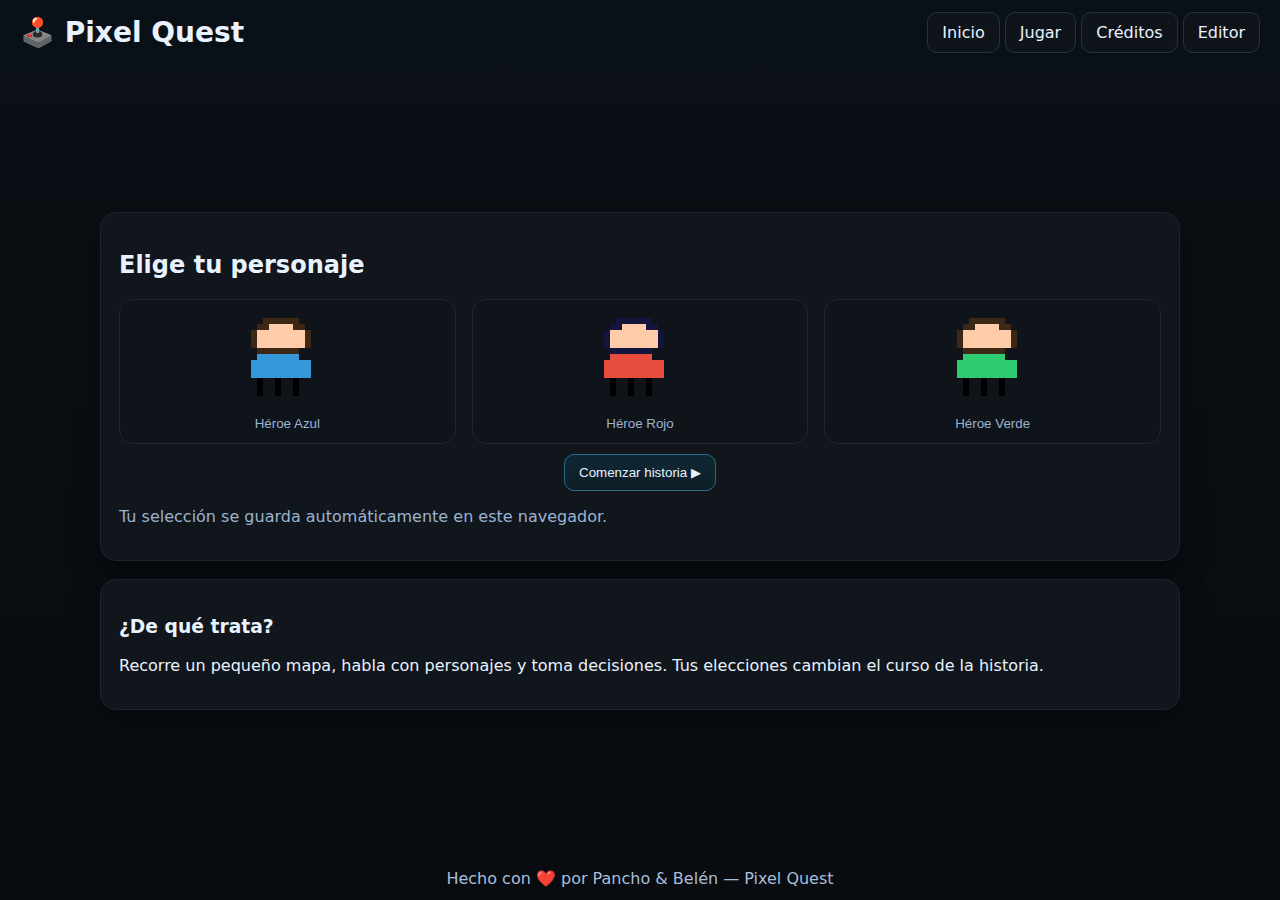
<file: index.html>
<!doctype html>
<html lang="es">
<head>
  <meta charset="utf-8">
  <meta name="viewport" content="width=device-width, initial-scale=1" />
  <title>Pixel Quest — Selector de Personaje</title>
  <meta name="theme-color" content="#0b0f14">
  <link rel="icon" href="favicon.ico">
  <link rel="preload" href="assets/style.css" as="style">
  <link rel="stylesheet" href="assets/style.css">
</head>
<body>
  <header class="top">
    <h1>🕹️ Pixel&nbsp;Quest</h1>
    <nav>
      <a href="index.html" class="btn">Inicio</a>
      <a href="game.html" class="btn">Jugar</a>
      <a href="credits.html" class="btn">Créditos</a>
    <a href="editor.html" class="btn">Editor</a></nav>
  </header>

  <main class="container">
    <section class="card">
      <h2>Elige tu personaje</h2>
      <div class="grid characters">
        <button class="char" data-id="hero_blue">
          <img src="assets/sprites/hero_blue.png" alt="Héroe Azul" />
          <span>Héroe Azul</span>
        </button>
        <button class="char" data-id="hero_red">
          <img src="assets/sprites/hero_red.png" alt="Héroe Rojo" />
          <span>Héroe Rojo</span>
        </button>
        <button class="char" data-id="hero_green">
          <img src="assets/sprites/hero_green.png" alt="Héroe Verde" />
          <span>Héroe Verde</span>
        </button>
      </div>
      <div class="actions">
        <button id="play" class="btn primary">Comenzar historia ▶</button>
      </div>
      <p class="hint">Tu selección se guarda automáticamente en este navegador.</p>
    </section>

    <section class="card">
      <h3>¿De qué trata?</h3>
      <p>
        Recorre un pequeño mapa, habla con personajes y toma decisiones.
        Tus elecciones cambian el curso de la historia.
      </p>
    </section>
  </main>

  <footer class="foot">Hecho con ❤️ por Pancho & Belén — Pixel Quest</footer>

  <script type="module" src="js/select.js"></script>
</body>
</html>
</file>
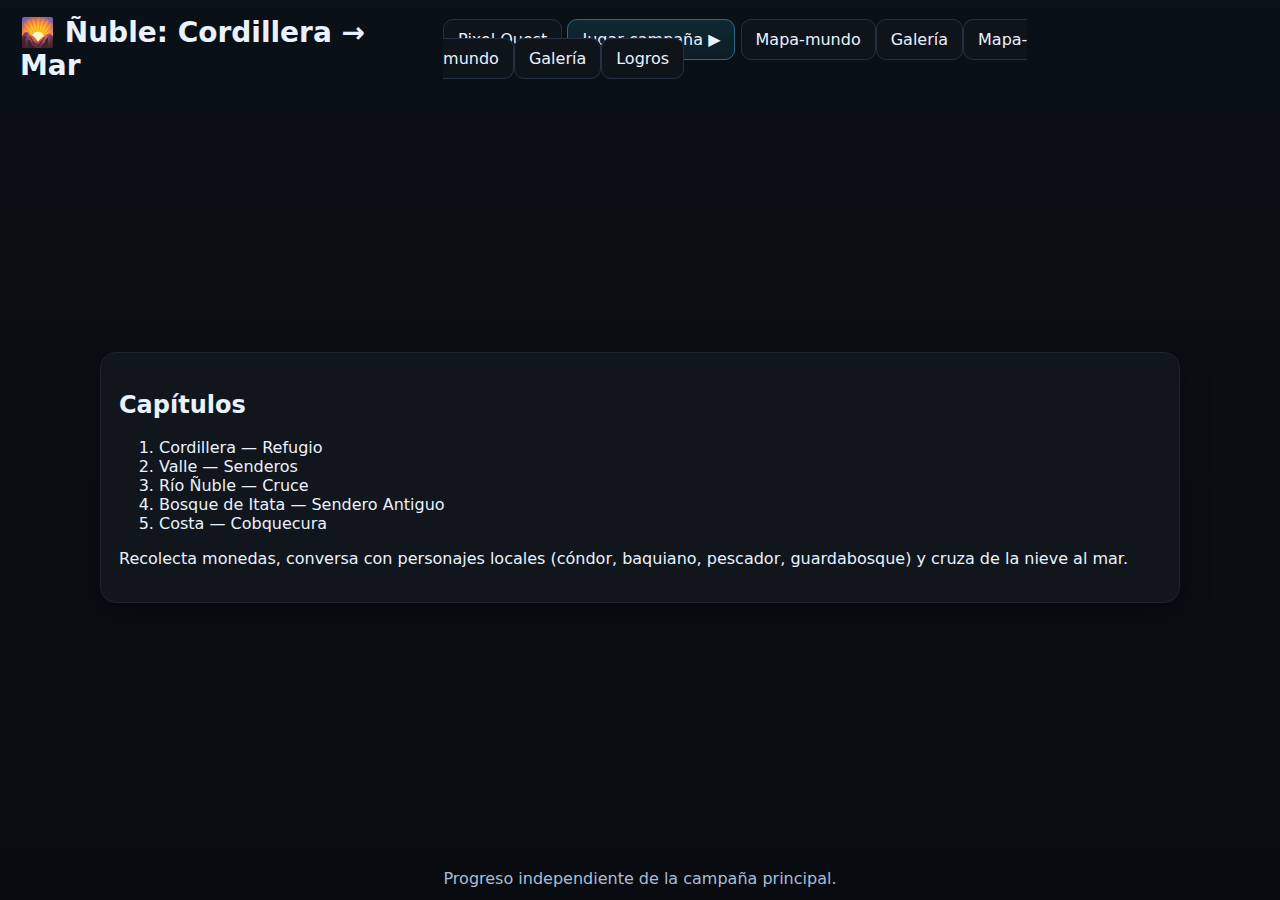
<file: andes/index.html>
<!doctype html>
<html lang="es">
<head>
  <meta charset="utf-8">
  <meta name="viewport" content="width=device-width, initial-scale=1" />
  <title>Ñuble: Cordillera → Mar — Campaña</title>
  <meta name="theme-color" content="#0b0f14">
  <link rel="icon" href="../favicon.ico">
  <link rel="stylesheet" href="../assets/style.css">
</head>
<body>
<header class="top colorful">
  <h1>🌄 Ñuble: Cordillera → Mar</h1>
  <nav>
    <a href="../index.html" class="btn">Pixel Quest</a>
    <a href="game.html" class="btn primary">Jugar campaña ▶</a>
  <a href="world.html" class="btn">Mapa-mundo</a><a href="gallery.html" class="btn">Galería</a><a href="world.html" class="btn">Mapa-mundo</a><a href="gallery.html" class="btn">Galería</a><a href="achievements.html" class="btn">Logros</a></nav>
</header>
<main class="container">
  <section class="card">
    <h2>Capítulos</h2>
    <ol>
      <li>Cordillera — Refugio</li>
      <li>Valle — Senderos</li>
      <li>Río Ñuble — Cruce</li>
      <li>Bosque de Itata — Sendero Antiguo</li>
      <li>Costa — Cobquecura</li>
    </ol>
    <p>Recolecta monedas, conversa con personajes locales (cóndor, baquiano, pescador, guardabosque) y cruza de la nieve al mar.</p>
  </section>
</main>
<footer class="foot">Progreso independiente de la campaña principal.</footer>
</body>
</html>
</file>
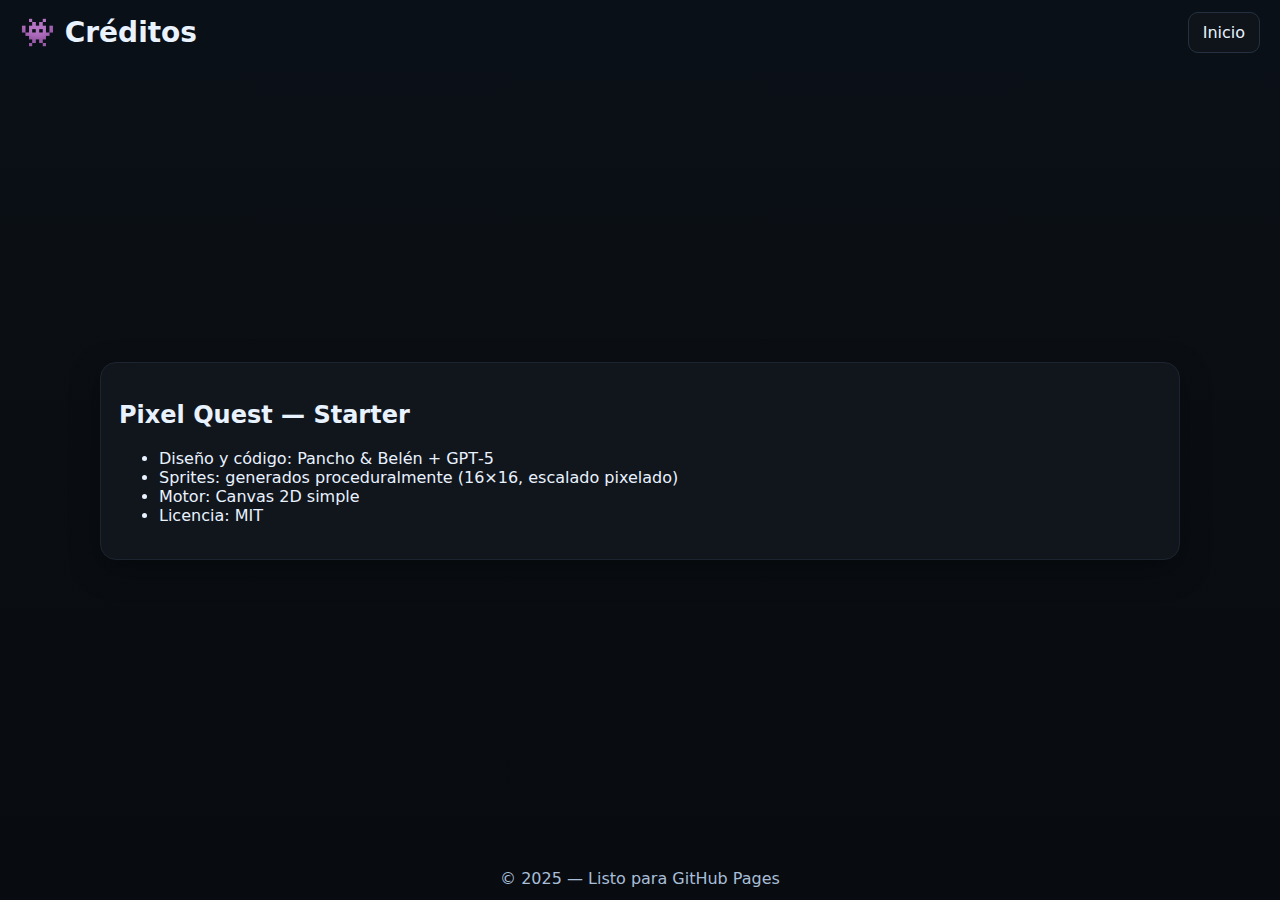
<file: credits.html>
<!doctype html>
<html lang="es">
<head>
  <meta charset="utf-8">
  <meta name="viewport" content="width=device-width, initial-scale=1" />
  <title>Créditos — Pixel Quest</title>
  <meta name="theme-color" content="#0b0f14">
  <link rel="icon" href="favicon.ico">
  <link rel="stylesheet" href="assets/style.css">
</head>
<body>
  <header class="top">
    <h1>👾 Créditos</h1>
    <nav><a href="index.html" class="btn">Inicio</a></nav>
  </header>
  <main class="container">
    <section class="card">
      <h2>Pixel Quest — Starter</h2>
      <ul>
        <li>Diseño y código: Pancho & Belén + GPT‑5</li>
        <li>Sprites: generados proceduralmente (16×16, escalado pixelado)</li>
        <li>Motor: Canvas 2D simple</li>
        <li>Licencia: MIT</li>
      </ul>
    </section>
  </main>
  <footer class="foot">© 2025 — Listo para GitHub Pages</footer>
</body>
</html>
</file>
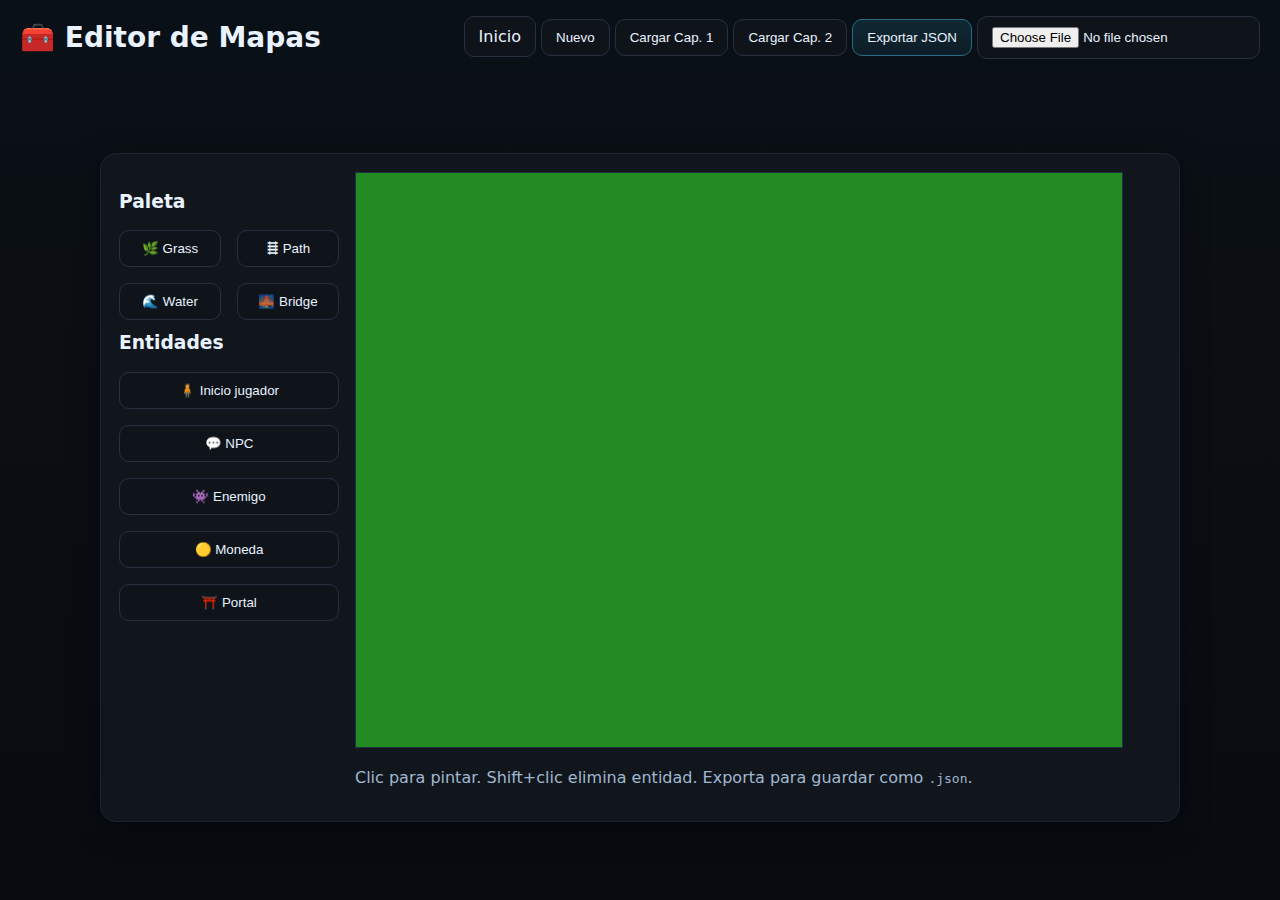
<file: editor.html>
<!doctype html>
<html lang="es">
<head>
  <meta charset="utf-8">
  <meta name="viewport" content="width=device-width, initial-scale=1" />
  <title>Pixel Quest — Editor de Mapas</title>
  <meta name="theme-color" content="#0b0f14">
  <link rel="icon" href="favicon.ico">
  <link rel="stylesheet" href="assets/style.css">
</head>
<body>
<header class="top">
  <h1>🧰 Editor de Mapas</h1>
  <nav>
    <a href="index.html" class="btn">Inicio</a>
    <button id="newMap" class="btn">Nuevo</button>
    <button id="loadCh1" class="btn">Cargar Cap. 1</button>
    <button id="loadCh2" class="btn">Cargar Cap. 2</button>
    <button id="export" class="btn primary">Exportar JSON</button>
    <input type="file" id="import" accept="application/json" class="btn" />
  </nav>
</header>
<main class="container">
  <section class="card">
    <div class="grid" style="grid-template-columns: 220px 1fr;">
      <div>
        <h3>Paleta</h3>
        <div class="grid" style="grid-template-columns: repeat(2,1fr)">
          <button class="btn tile" data-tile="0">🌿 Grass</button>
          <button class="btn tile" data-tile="1">🛤 Path</button>
          <button class="btn tile" data-tile="2">🌊 Water</button>
          <button class="btn tile" data-tile="3">🌉 Bridge</button>
        </div>
        <h3 style="margin-top:12px">Entidades</h3>
        <div class="grid" style="grid-template-columns: repeat(1,1fr)">
          <button class="btn ent" data-ent="playerStart">🧍 Inicio jugador</button>
          <button class="btn ent" data-ent="npc">💬 NPC</button>
          <button class="btn ent" data-ent="enemy">👾 Enemigo</button>
          <button class="btn ent" data-ent="coin">🟡 Moneda</button>
          <button class="btn ent" data-ent="portal">⛩️ Portal</button>
        </div>
      </div>
      <div>
        <canvas id="canvas" width="256" height="192" style="width:768px;height:576px;border:1px solid #203040;image-rendering:pixelated"></canvas>
        <p class="legend">Clic para pintar. Shift+clic elimina entidad. Exporta para guardar como <code>.json</code>.</p>
      </div>
    </div>
  </section>
</main>
<script type="module" src="js/editor.js"></script>
</body>
</html>
</file>
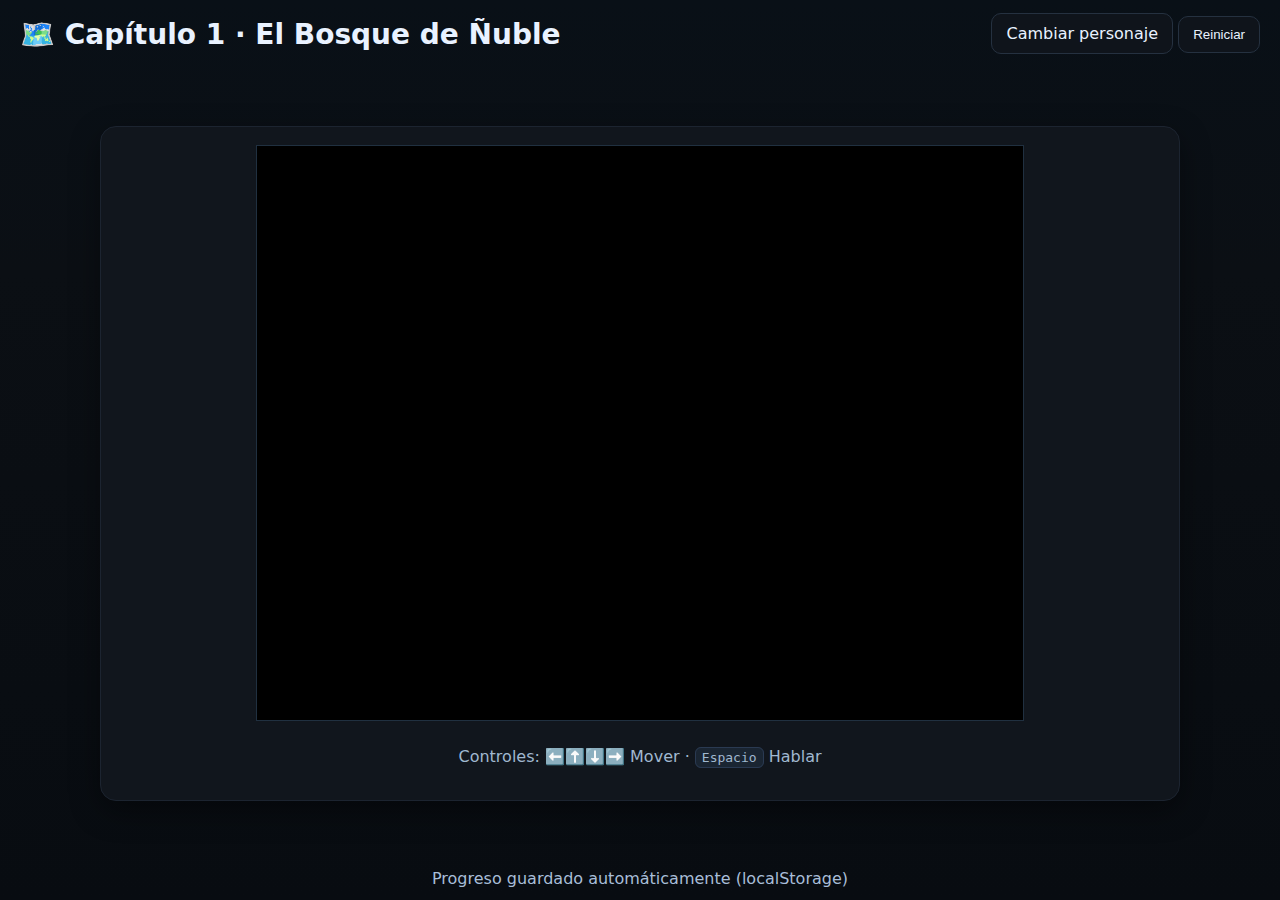
<file: game.html>
<!doctype html>
<html lang="es">
<head>
  <meta charset="utf-8">
  <meta name="viewport" content="width=device-width, initial-scale=1" />
  <title>Pixel Quest — Capítulo 1</title>
  <meta name="theme-color" content="#0b0f14">
  <link rel="icon" href="favicon.ico">
  <link rel="stylesheet" href="assets/style.css">
<link rel="manifest" href="manifest.webmanifest">
</head>
<body>
  <header class="top">
    <h1>🗺️ Capítulo 1 · El Bosque de Ñuble</h1>
    <nav>
      <a href="index.html" class="btn">Cambiar personaje</a>
      <button id="reset" class="btn">Reiniciar</button>
    </nav>
  </header>

  <main class="container">
    <section class="game-wrap card">
      <canvas id="game" width="256" height="192" aria-label="Mapa de juego"></canvas>
      <div id="dialog" class="dialog hidden" role="dialog" aria-live="polite">
        <p id="dialog-text"></p>
        <div id="choices" class="choices"></div>
      </div>
      <div class="legend">
        <p>Controles: ⬅️⬆️⬇️➡️ Mover · <kbd>Espacio</kbd> Hablar</p>
      </div>
    </section>
  </main>

  <footer class="foot">Progreso guardado automáticamente (localStorage)</footer>

  <script type="module" src="js/game.js"></script>
<script>if('serviceWorker' in navigator){navigator.serviceWorker.register('service-worker.js');}</script>
</body>
</html>
</file>
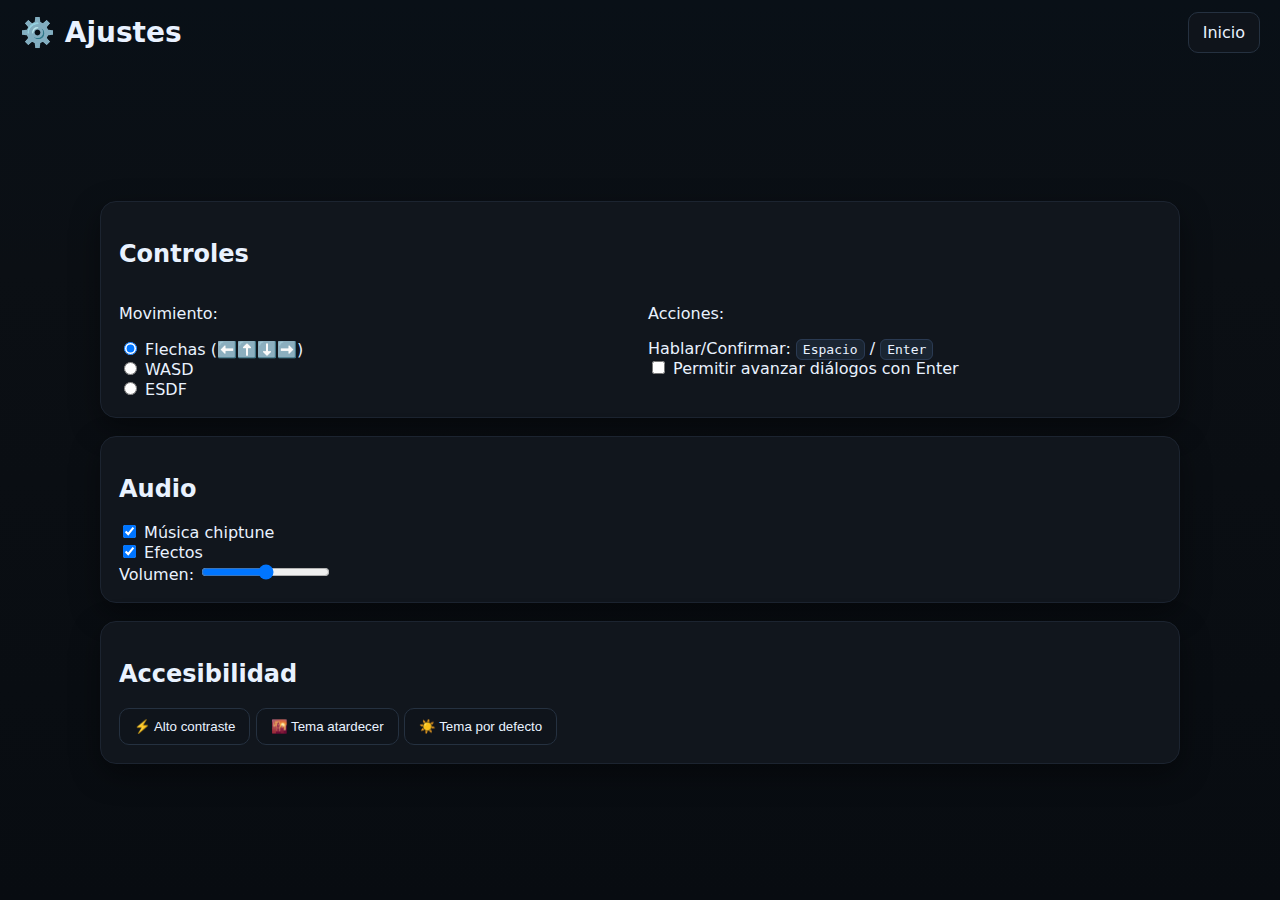
<file: settings.html>
<!doctype html>
<html lang="es">
<head>
  <meta charset="utf-8">
  <meta name="viewport" content="width=device-width, initial-scale=1" />
  <title>Ajustes — Pixel Quest v3</title>
  <meta name="theme-color" content="#0b0f14">
  <link rel="icon" href="favicon.ico">
  <link rel="stylesheet" href="assets/style.css">
<link rel="manifest" href="manifest.webmanifest">
</head>
<body>
<header class="top">
  <h1>⚙️ Ajustes</h1>
  <nav>
    <a href="index.html" class="btn">Inicio</a>
  </nav>
</header>
<main class="container">
  <section class="card">
    <h2>Controles</h2>
    <div class="grid" style="grid-template-columns:repeat(2,1fr)">
      <div>
        <p>Movimiento:</p>
        <label><input type="radio" name="layout" value="arrows"> Flechas (⬅️⬆️⬇️➡️)</label><br/>
        <label><input type="radio" name="layout" value="wasd"> WASD</label><br/>
        <label><input type="radio" name="layout" value="esdf"> ESDF</label>
      </div>
      <div>
        <p>Acciones:</p>
        <label>Hablar/Confirmar: <kbd>Espacio</kbd> / <kbd>Enter</kbd></label><br/>
        <label><input type="checkbox" id="enableEnter"> Permitir avanzar diálogos con Enter</label>
      </div>
    </div>
  </section>
  <section class="card">
    <h2>Audio</h2>
    <label><input type="checkbox" id="music"> Música chiptune</label><br/>
    <label><input type="checkbox" id="sfx"> Efectos</label><br/>
    <label>Volumen: <input type="range" id="volume" min="0" max="1" step="0.01"></label>
  </section>
  <section class="card">
    <h2>Accesibilidad</h2>
    <button id="contrast" class="btn">⚡ Alto contraste</button>
    <button id="sunset" class="btn">🌇 Tema atardecer</button>
    <button id="default" class="btn">☀️ Tema por defecto</button>
  </section>
</main>
<script type="module" src="js/settings.js"></script>
<script>if('serviceWorker' in navigator){navigator.serviceWorker.register('service-worker.js');}</script>
</body>
</html>
</file>
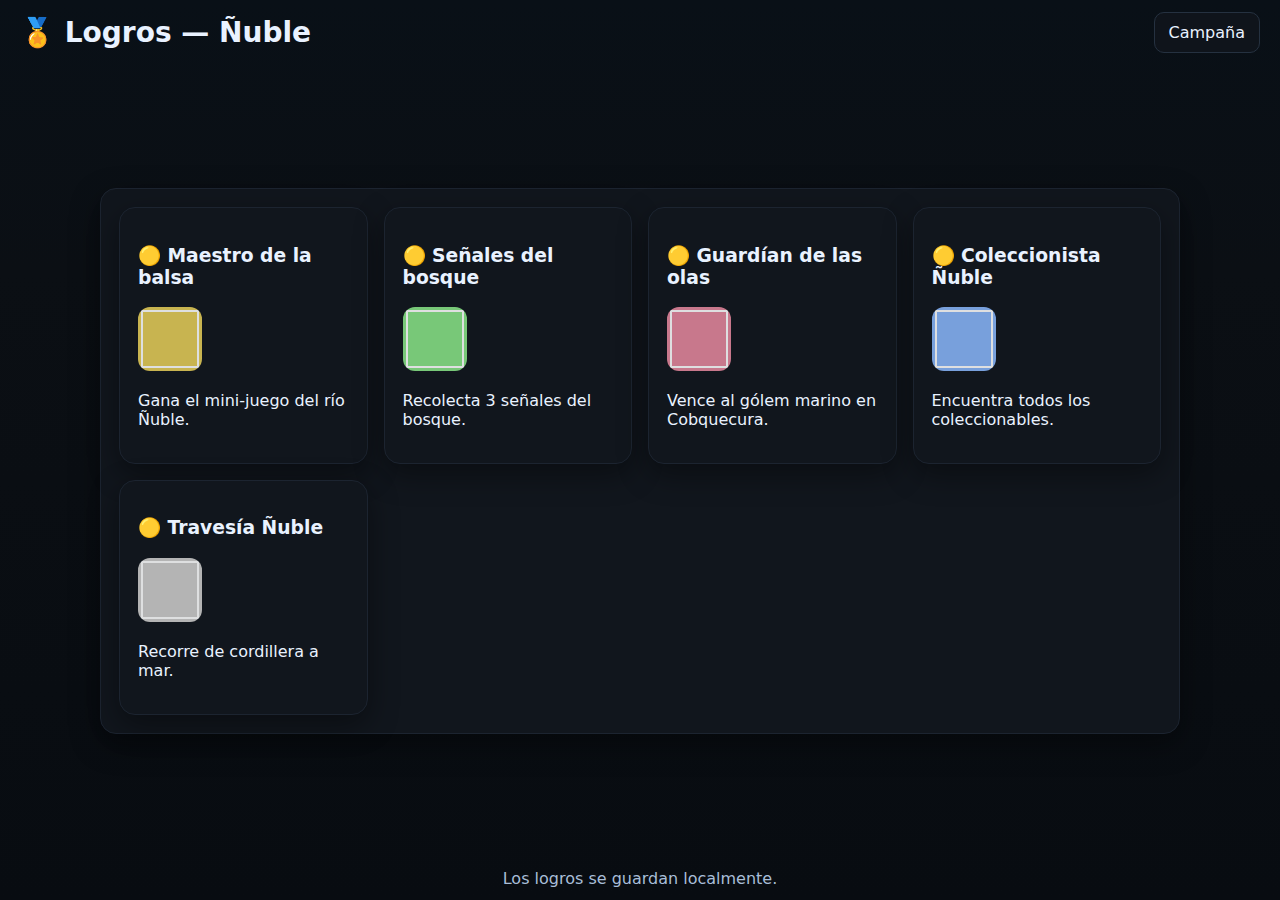
<file: andes/achievements.html>
<!doctype html>
<html lang="es">
<head>
  <meta charset="utf-8">
  <meta name="viewport" content="width=device-width, initial-scale=1" />
  <title>Logros — Ñuble</title>
  <meta name="theme-color" content="#0b0f14">
  <link rel="icon" href="../favicon.ico">
  <link rel="stylesheet" href="../assets/style.css">
</head>
<body>
<header class="top colorful">
  <h1>🏅 Logros — Ñuble</h1>
  <nav>
    <a href="index.html" class="btn">Campaña</a>
  </nav>
</header>
<main class="container">
  <section class="card">
    <div id="ach" class="grid" style="grid-template-columns:repeat(auto-fit,minmax(220px,1fr))"></div>
  </section>
</main>
<footer class="foot">Los logros se guardan localmente.</footer>
<script type="module" src="js/achievements.js"></script>
</body>
</html>
</file>
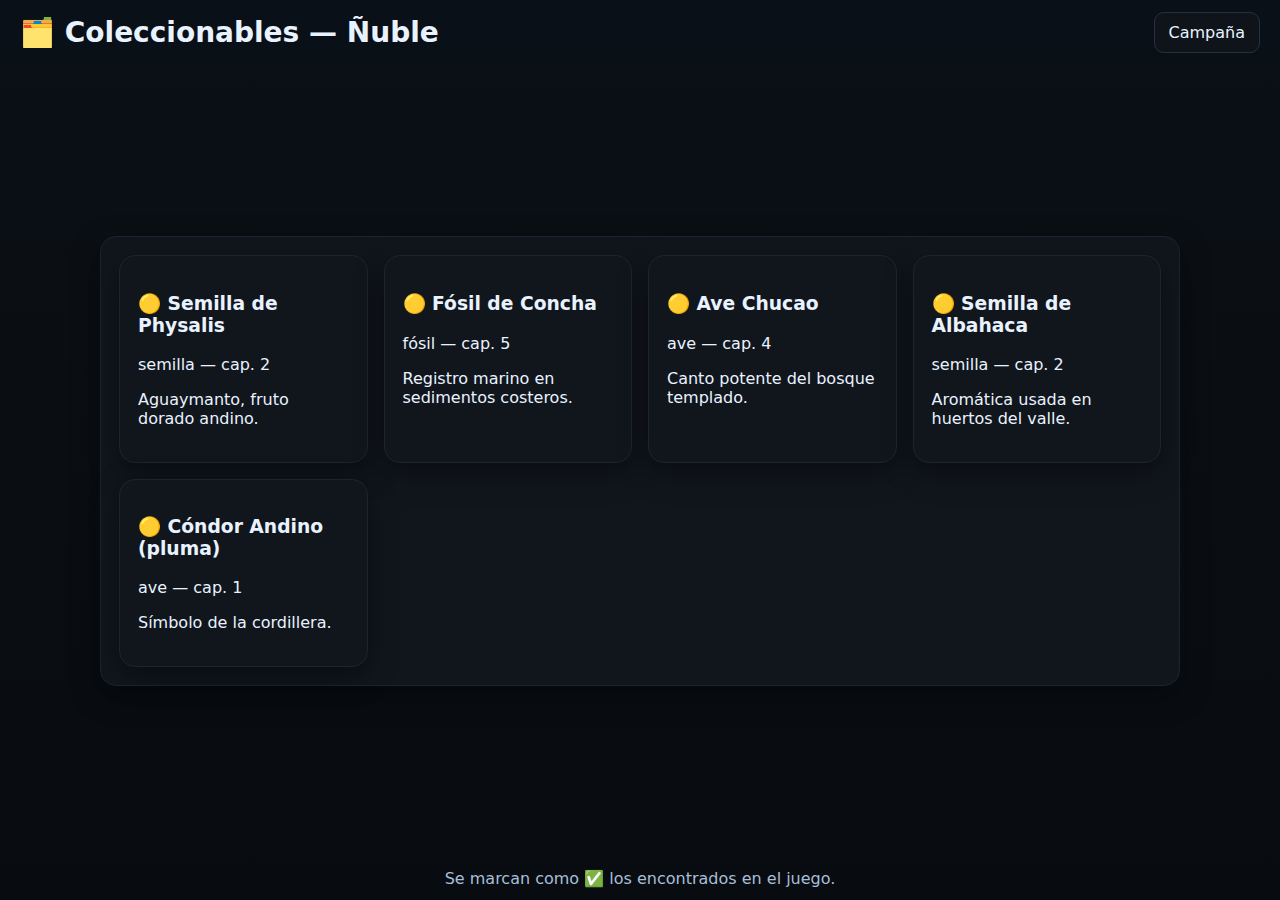
<file: andes/gallery.html>
<!doctype html>
<html lang="es">
<head>
  <meta charset="utf-8">
  <meta name="viewport" content="width=device-width, initial-scale=1" />
  <title>Colecciones Ñuble</title>
  <meta name="theme-color" content="#0b0f14">
  <link rel="icon" href="../favicon.ico">
  <link rel="stylesheet" href="../assets/style.css">
</head>
<body>
<header class="top colorful">
  <h1>🗂️ Coleccionables — Ñuble</h1>
  <nav>
    <a href="index.html" class="btn">Campaña</a>
  </nav>
</header>
<main class="container">
  <section class="card">
    <div id="gallery" class="grid" style="grid-template-columns:repeat(auto-fit,minmax(220px,1fr))"></div>
  </section>
</main>
<footer class="foot">Se marcan como ✅ los encontrados en el juego.</footer>
<script type="module" src="js/gallery.js"></script>
</body>
</html>
</file>
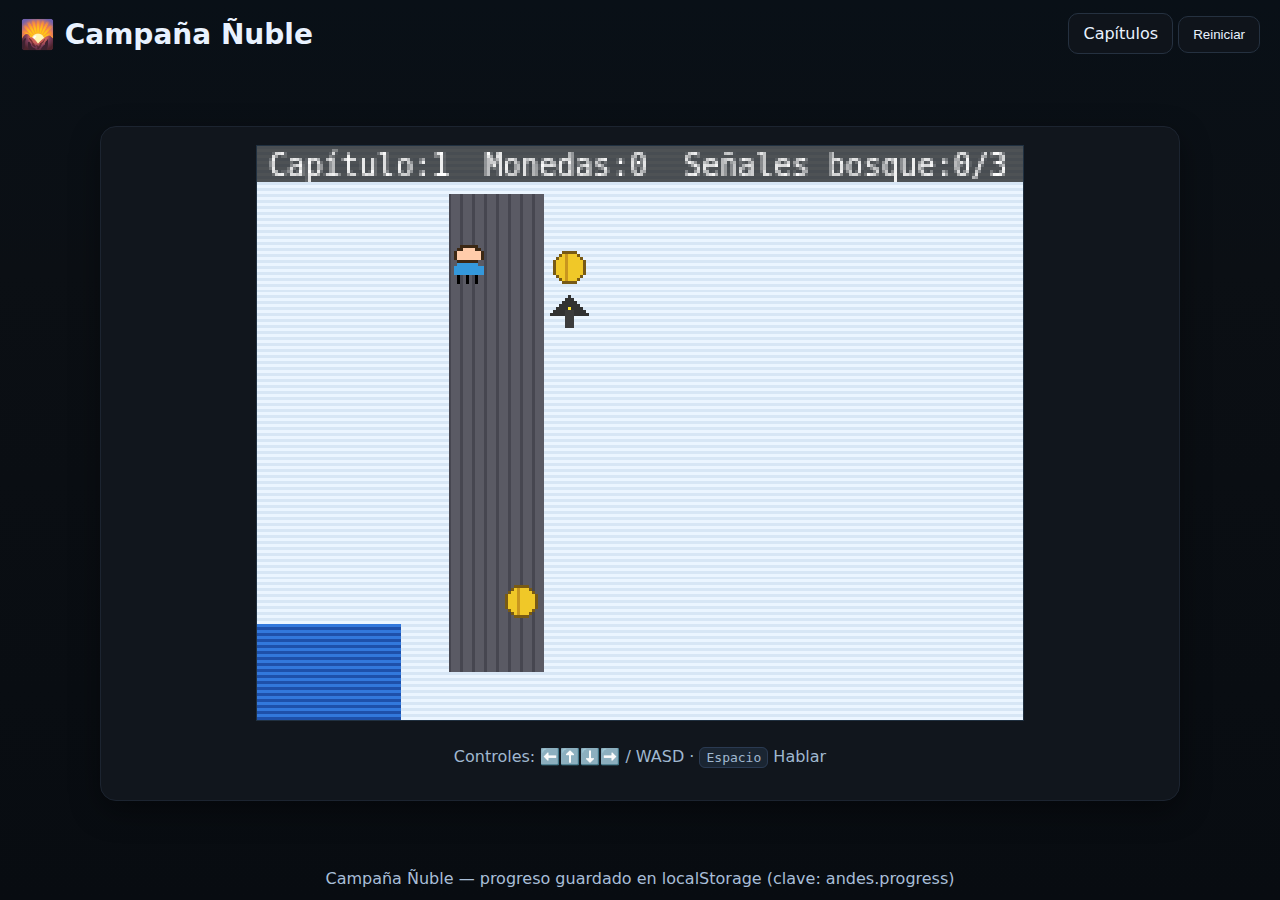
<file: andes/game.html>
<!doctype html>
<html lang="es">
<head>
  <meta charset="utf-8">
  <meta name="viewport" content="width=device-width, initial-scale=1" />
  <title>Ñuble: Cordillera → Mar — Juego</title>
  <meta name="theme-color" content="#0b0f14">
  <link rel="icon" href="../favicon.ico">
  <link rel="stylesheet" href="../assets/style.css">
</head>
<body>
<header class="top">
  <h1>🌄 Campaña Ñuble</h1>
  <nav>
    <a href="index.html" class="btn">Capítulos</a>
    <button id="reset" class="btn">Reiniciar</button>
  </nav>
</header>
<main class="container">
  <section class="game-wrap card" style="position:relative">
    <canvas id="game" width="256" height="192" aria-label="Mapa de juego"></canvas>
    <div id="dialog" class="dialog hidden" role="dialog" aria-live="polite">
      <p id="dialog-text"></p>
      <div id="choices" class="choices"></div>
    </div>
    <div class="legend">
      <p>Controles: ⬅️⬆️⬇️➡️ / WASD · <kbd>Espacio</kbd> Hablar</p>
    </div>
  </section>
</main>
<footer class="foot">Campaña Ñuble — progreso guardado en localStorage (clave: andes.progress)</footer>
<script type="module" src="js/game.js"></script>
</body>
</html>
</file>
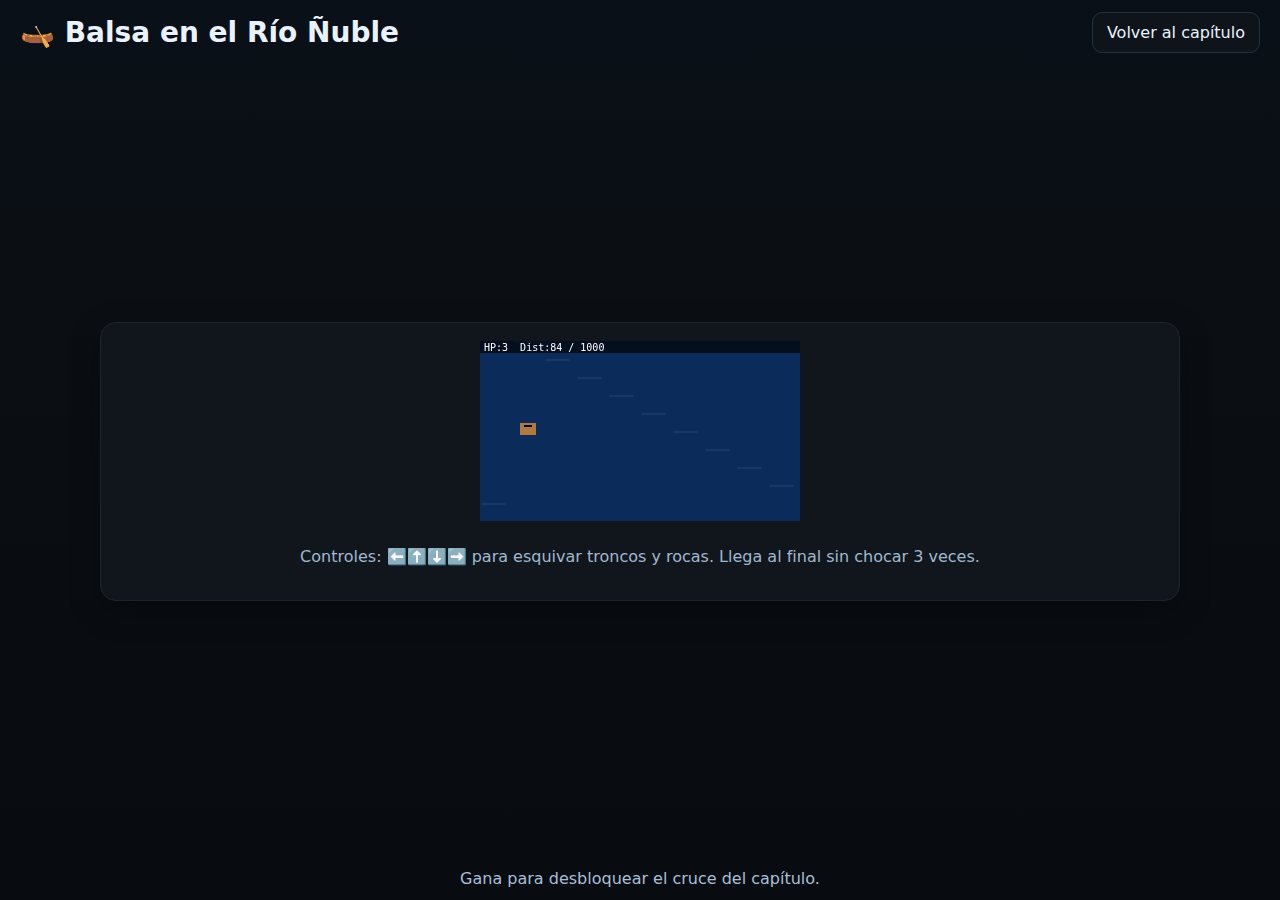
<file: andes/raft.html>
<!doctype html>
<html lang="es">
<head>
  <meta charset="utf-8">
  <meta name="viewport" content="width=device-width, initial-scale=1" />
  <title>Ñuble — Mini-juego Balsa</title>
  <meta name="theme-color" content="#0b0f14">
  <link rel="icon" href="../favicon.ico">
  <link rel="stylesheet" href="../assets/style.css">
</head>
<body>
<header class="top colorful">
  <h1>🛶 Balsa en el Río Ñuble</h1>
  <nav>
    <a href="game.html" class="btn">Volver al capítulo</a>
  </nav>
</header>
<main class="container">
  <section class="game-wrap card">
    <canvas id="river" width="320" height="180" aria-label="Mini-juego de balsa"></canvas>
    <div class="legend">
      <p>Controles: ⬅️⬆️⬇️➡️ para esquivar troncos y rocas. Llega al final sin chocar 3 veces.</p>
    </div>
  </section>
</main>
<footer class="foot">Gana para desbloquear el cruce del capítulo.</footer>
<script type="module" src="js/raft.js"></script>
</body>
</html>
</file>
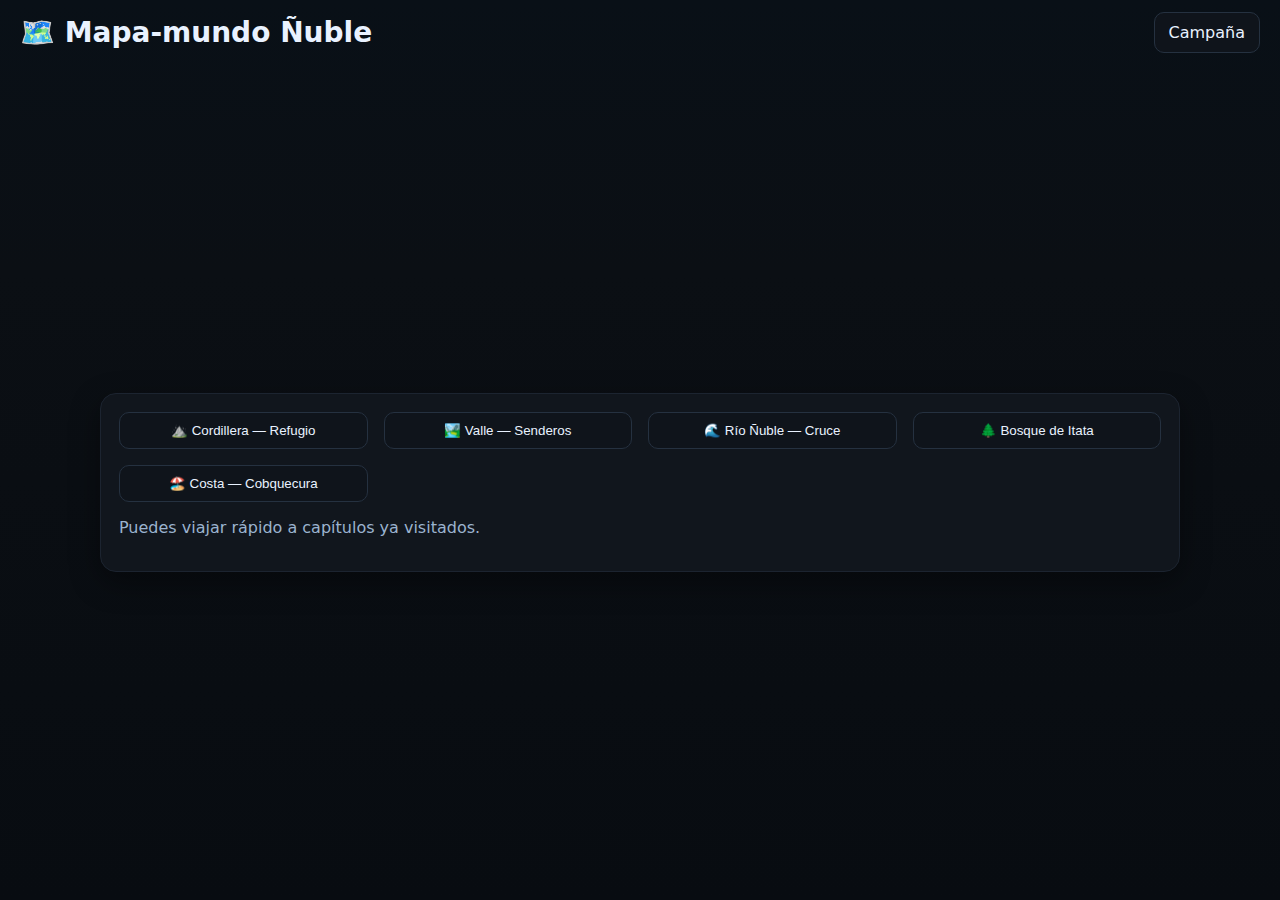
<file: andes/world.html>
<!doctype html>
<html lang="es">
<head>
  <meta charset="utf-8">
  <meta name="viewport" content="width=device-width, initial-scale=1" />
  <title>Mapa-mundo Ñuble</title>
  <meta name="theme-color" content="#0b0f14">
  <link rel="icon" href="../favicon.ico">
  <link rel="stylesheet" href="../assets/style.css">
</head>
<body>
<header class="top colorful">
  <h1>🗺️ Mapa-mundo Ñuble</h1>
  <nav>
    <a href="index.html" class="btn">Campaña</a>
  </nav>
</header>
<main class="container">
  <section class="card">
    <div class="grid" style="grid-template-columns:repeat(auto-fit,minmax(200px,1fr))">
      <button class="btn" data-ch="1">⛰️ Cordillera — Refugio</button>
      <button class="btn" data-ch="2">🏞️ Valle — Senderos</button>
      <button class="btn" data-ch="3">🌊 Río Ñuble — Cruce</button>
      <button class="btn" data-ch="4">🌲 Bosque de Itata</button>
      <button class="btn" data-ch="5">🏖️ Costa — Cobquecura</button>
    </div>
    <p class="hint">Puedes viajar rápido a capítulos ya visitados.</p>
  </section>
</main>
<script type="module" src="js/world.js"></script>
</body>
</html>
</file>
<file: assets/style.css>
*{box-sizing:border-box}
:root{--bg:#0b0f14;--card:#11161d;--ink:#e9f2ff;--muted:#9bb3cf;--brand:#65d4ff;--accent:#b8ff9f}
html,body{height:100%}
body{margin:0;font-family:system-ui,Segoe UI,Roboto,Ubuntu,sans-serif;background:linear-gradient(180deg,#091017,#0b0f14 30%,#080c11);color:var(--ink);display:flex;flex-direction:column}
.top{display:flex;gap:12px;align-items:center;justify-content:space-between;padding:16px 20px}
.top h1{font-size:clamp(18px,2.5vw,28px);margin:0}
.container{width:min(1100px,92vw);margin:auto;display:grid;gap:18px;padding:10px}
.card{background:var(--card);border:1px solid #1c2430;border-radius:16px;padding:18px;box-shadow:0 10px 30px #0006}
.grid{display:grid;gap:16px}
.characters{grid-template-columns:repeat(auto-fit,minmax(160px,1fr))}
.char{background:#0f141b;border:1px solid #1e2732;border-radius:14px;padding:12px;display:flex;flex-direction:column;align-items:center;gap:8px;cursor:pointer;transition:transform .15s ease, border-color .15s}
.char:hover{transform:translateY(-2px);border-color:var(--brand)}
.char img{width:96px;height:96px;image-rendering:pixelated;image-rendering:crisp-edges}
.char span{color:var(--muted)}
.actions{display:flex;justify-content:center;margin-top:10px}
.btn{background:#0f141b;border:1px solid #253140;color:var(--ink);padding:10px 14px;border-radius:10px;text-decoration:none;cursor:pointer}
.btn:hover{border-color:var(--brand)}
.btn.primary{background:linear-gradient(180deg,#0f2832,#0e1d27);border-color:#2a6b86}
.hint{color:var(--muted)}
.foot{padding:12px 18px;color:#a8bed8;text-align:center}
.game-wrap{display:grid;place-items:center;gap:10px}
#game{width:768px;height:576px;border:1px solid #203040;background:#000;image-rendering:pixelated;image-rendering:crisp-edges}
.dialog{position:relative;max-width:768px;background:#0e1420;border:1px solid #2a3850;border-radius:12px;padding:10px}
.hidden{display:none}
.choices{display:flex;gap:8px;flex-wrap:wrap;margin-top:8px}
.choices .btn{font-size:14px}
.legend{color:#a0b8d0}
kbd{background:#1a2532;border:1px solid #2a3a52;border-radius:6px;padding:2px 6px}
</file>
